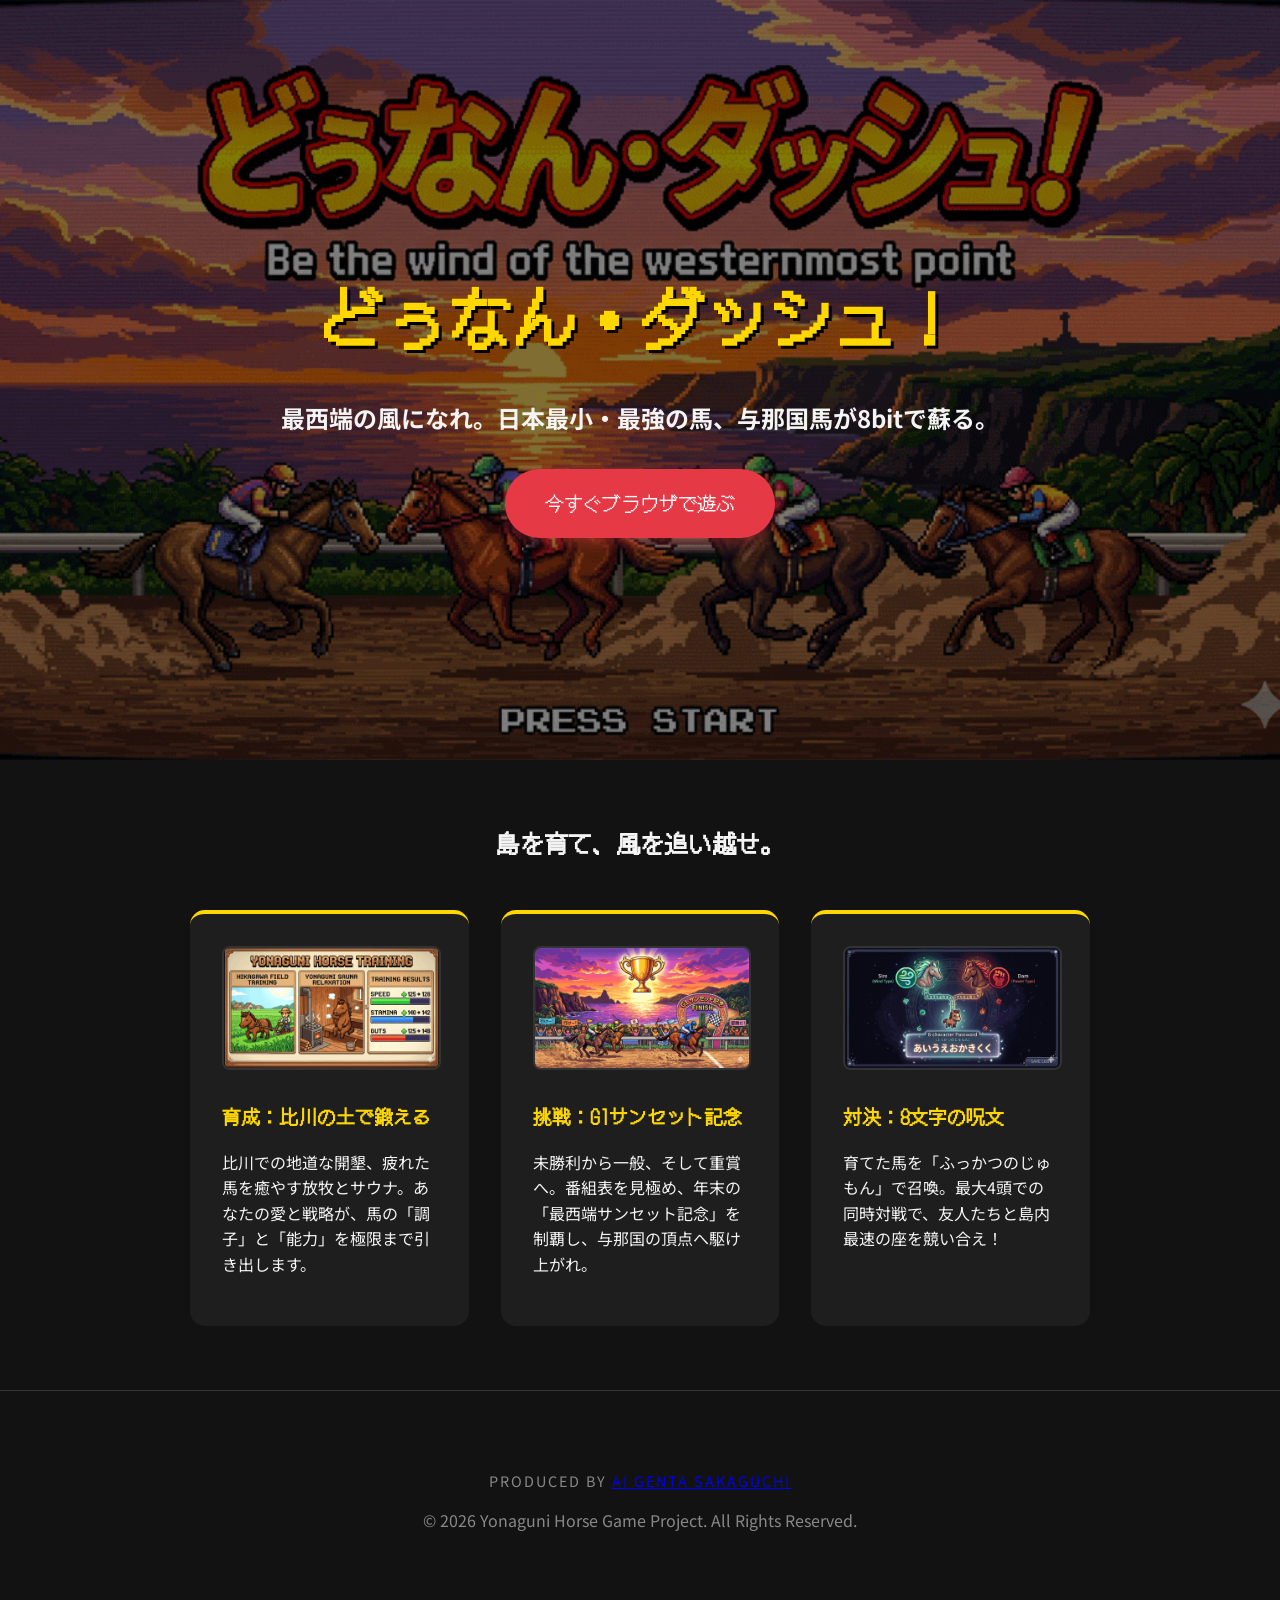
<file: public_html/index.html>
<!DOCTYPE html>
<html lang="ja">
<head>
    <meta charset="UTF-8">
    <meta name="viewport" content="width=device-width, initial-scale=1.0">
    <title>どぅなん・ダッシュ！ | 与那国馬育成シミュレーション</title>
    <link href="https://fonts.googleapis.com/css2?family=DotGothic16&family=Noto+Sans+JP:wght@400;700&display=swap" rel="stylesheet">
    <link rel="stylesheet" href="style.css">
</head>
<body>

<header style="background: linear-gradient(rgba(0,0,0,0.5), rgba(0,0,0,0.5)), url('assets/hero_bg.png') center/cover no-repeat;">
    <h1 class="dot-font">どぅなん・ダッシュ！</h1>
    <p class="tagline">最西端の風になれ。日本最小・最強の馬、与那国馬が8bitで蘇る。</p>
    <a href="https://genta2223.github.io/4792-hosegame/" target="_blank" rel="noopener noreferrer" class="cta-button dot-font">今すぐブラウザで遊ぶ</a>
</header>

<div class="section">
    <h2 style="text-align:center;" class="dot-font">島を育て、風を追い越せ。</h2>
    <div class="grid">
        <div class="card">
            <img src="assets/feature_train.png" alt="育成システム" class="feature-img">
            <h3 class="dot-font">育成：比川の土で鍛える</h3>
            <p>比川での地道な開墾、疲れた馬を癒やす放牧とサウナ。あなたの愛と戦略が、馬の「調子」と「能力」を極限まで引き出します。</p>
        </div>
        <div class="card">
            <img src="assets/feature_race.png" alt="レースシーン" class="feature-img">
            <h3 class="dot-font">挑戦：G1サンセット記念</h3>
            <p>未勝利から一般、そして重賞へ。番組表を見極め、年末の「最西端サンセット記念」を制覇し、与那国の頂点へ駆け上がれ。</p>
        </div>
        <div class="card">
            <img src="assets/feature_pedigree.png" alt="血統と継承" class="feature-img">
            <h3 class="dot-font">対決：8文字の呪文</h3>
            <p>育てた馬を「ふっかつのじゅもん」で召喚。最大4頭での同時対戦で、友人たちと島内最速の座を競い合え！</p>
        </div>
    </div>
</div>

<footer>
    <p class="produced-by">PRODUCED BY 
        <a href="https://x.com/genta2223" target="_blank" rel="noopener noreferrer" class="producer-link">
            AI GENTA SAKAGUCHI
        </a>
    </p>
    <p>&copy; 2026 Yonaguni Horse Game Project. All Rights Reserved.</p>
</footer>

</body>
</html>
</file>
<file: public_html/style.css>
:root {
    --main-blue: #003366;
    --accent-gold: #ffd700;
    --bg-dark: #121212;
    --text-light: #f4f4f4;
}

body {
    margin: 0;
    font-family: 'Noto Sans JP', sans-serif;
    background-color: var(--bg-dark);
    color: var(--text-light);
    line-height: 1.6;
}

.dot-font {
    font-family: 'DotGothic16', sans-serif;
}

/* Hero Section */
header {
    height: 80vh;
    display: flex;
    flex-direction: column;
    justify-content: center;
    align-items: center;
    text-align: center;
    background: linear-gradient(rgba(0,0,0,0.7), rgba(0,0,0,0.7)), 
                url('assets/hero_bg.png') center/cover,
                radial-gradient(circle at top right, #332200, #121212);
    padding: 20px;
}

h1 {
    font-size: clamp(2.5rem, 8vw, 4rem);
    color: var(--accent-gold);
    margin-bottom: 0.5rem;
    text-shadow: 3px 3px 0 #000;
}

.tagline {
    font-size: clamp(1rem, 3vw, 1.5rem);
    font-weight: bold;
    margin-bottom: 2rem;
}

.cta-button {
    background: #e63946;
    color: white;
    padding: 1.2rem 2.5rem;
    font-size: 1.2rem;
    border-radius: 50px;
    text-decoration: none;
    transition: 0.3s;
    box-shadow: 0 4px 15px rgba(230,57,70,0.4);
}

.cta-button:hover {
    transform: scale(1.05);
    background: #f84d5d;
}

/* Features */
.section {
    max-width: 900px;
    margin: 4rem auto;
    padding: 0 20px;
}

.grid {
    display: grid;
    grid-template-columns: repeat(auto-fit, minmax(250px, 1fr));
    gap: 2rem;
    margin-top: 3rem;
}

.card {
    background: #1e1e1e;
    padding: 2rem;
    border-radius: 15px;
    border-top: 4px solid var(--accent-gold);
}

.card h3 {
    color: var(--accent-gold);
    margin-top: 0;
}

/* Footer */
footer {
    text-align: center;
    padding: 4rem 20px;
    border-top: 1px solid #333;
    color: #888;
}

.produced-by {
    font-size: 0.9rem;
    letter-spacing: 2px;
}
/* 追加するスタイル */
.feature-img {
    width: 100%;
    height: auto;
    border-radius: 8px;
    margin-bottom: 1.5rem;
    border: 2px solid #333;
}

header {
    /* 以前の指定を上書き */
    min-height: 80vh;
    display: flex;
    flex-direction: column;
    justify-content: center;
    align-items: center;
    text-align: center;
    padding: 20px;
}
</file>
